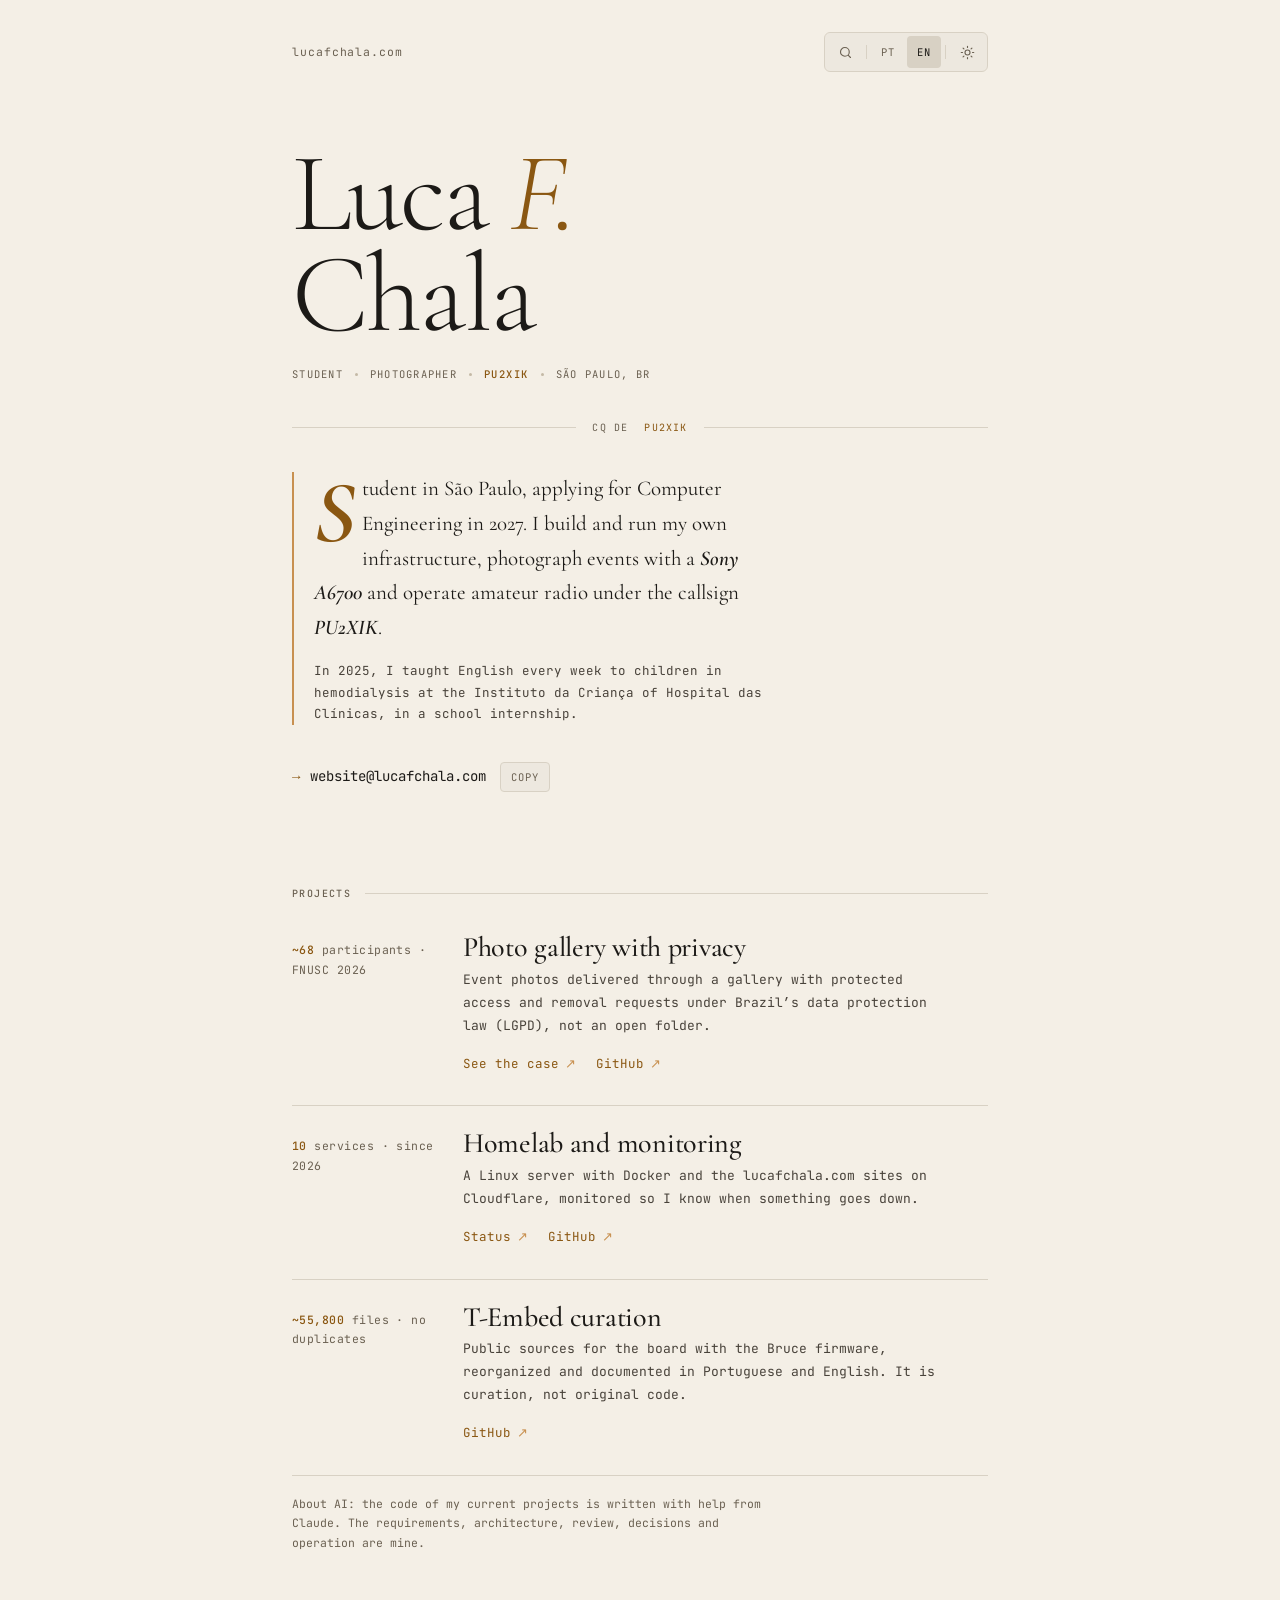
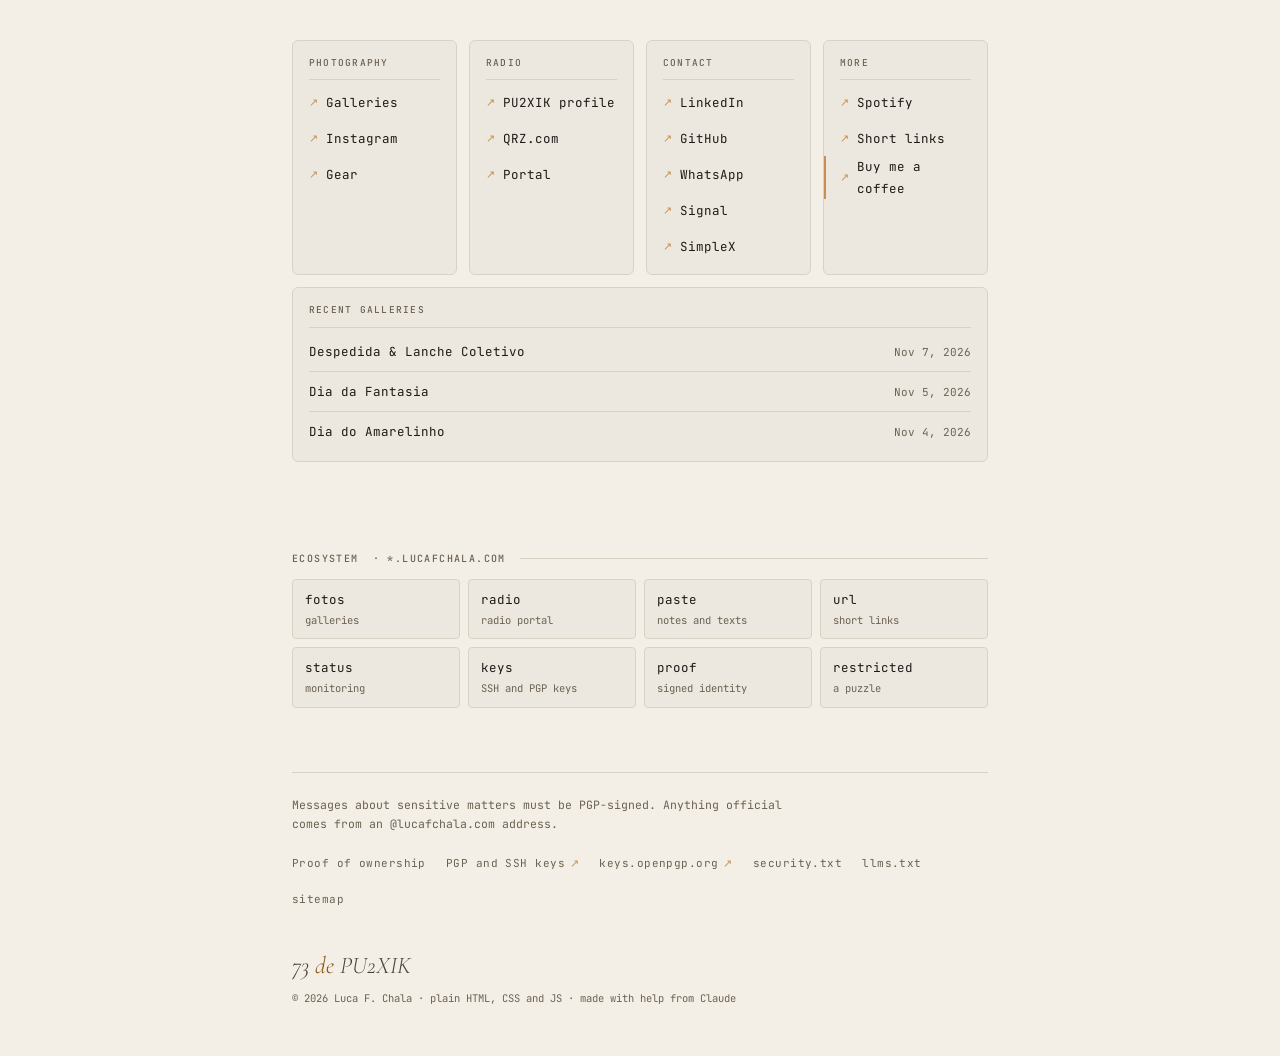
<file: index.html>
<!DOCTYPE html>
<html lang="pt-BR" data-theme="dark" data-lang="pt">

<head>
    <meta charset="UTF-8">
    <meta name="viewport" content="width=device-width, initial-scale=1.0, viewport-fit=cover">

    <title>Luca F. Chala · Estudante, projetos, fotografia e rádio</title>
    <meta name="description" content="Estudante de São Paulo, vestibulando 2027 em Engenharia de Computação. Construo e mantenho a minha própria infraestrutura, fotografo eventos e opero como radioamador (PU2XIK).">
    <meta name="author" content="Luca F. Chala">
    <meta name="robots" content="index, follow, max-image-preview:large, max-snippet:-1, max-video-preview:-1">
    <meta property="og:site_name" content="Luca F. Chala">
    <meta property="og:title" content="Luca F. Chala: projetos, fotografia e rádio">
    <meta property="og:description" content="Estudante de São Paulo, vestibulando 2027 em Engenharia de Computação. Construo e mantenho a minha própria infraestrutura, fotografo eventos e opero como radioamador (PU2XIK).">
    <meta property="og:type" content="profile">
    <meta property="og:url" content="https://lucafchala.com/">
    <meta property="og:image" content="https://lucafchala.com/og.png">
    <meta property="og:image:type" content="image/png">
    <meta property="og:image:width" content="1200">
    <meta property="og:image:height" content="630">
    <meta property="og:image:alt" content="Luca F. Chala. Estudante de São Paulo, vestibulando 2027 em Engenharia de Computação. Projetos, fotografia e rádio (PU2XIK).">
    <meta property="og:locale" content="pt_BR">
    <meta property="og:locale:alternate" content="en_US">
    <meta property="profile:first_name" content="Luca">
    <meta property="profile:last_name" content="Chala">
    <meta name="twitter:card" content="summary_large_image">
    <meta name="twitter:title" content="Luca F. Chala: projetos, fotografia e rádio">
    <meta name="twitter:description" content="Estudante de São Paulo, vestibulando 2027 em Engenharia de Computação. Construo e mantenho a minha própria infraestrutura, fotografo eventos e opero como radioamador (PU2XIK).">
    <meta name="twitter:image" content="https://lucafchala.com/og.png">
    <link rel="canonical" href="https://lucafchala.com/">
    <link rel="me" href="https://proof.lucafchala.com">
    <link rel="me" href="https://github.com/lucafchala">
    <link rel="me" href="https://www.instagram.com/lucafchala">
    <link rel="sitemap" type="application/xml" href="/sitemap.xml">
    <link rel="manifest" href="/manifest.json">
    <link rel="icon" type="image/svg+xml" href="/favicon.svg">
    <link rel="apple-touch-icon" href="/apple-touch-icon.png">
    <meta name="theme-color" content="#0d0c0a">
    <meta name="color-scheme" content="dark light">

    <link rel="preload" as="font" type="font/woff2" href="/fonts/cormorant-garamond-latin.woff2" crossorigin>
    <link rel="preload" as="font" type="font/woff2" href="/fonts/jetbrains-mono-latin.woff2" crossorigin>

    <script type="application/ld+json">
    {
      "@context": "https://schema.org",
      "@graph": [
        {
          "@type": "WebSite",
          "@id": "https://lucafchala.com/#website",
          "url": "https://lucafchala.com/",
          "name": "Luca F. Chala",
          "alternateName": "lucafchala.com",
          "inLanguage": [
            "pt-BR",
            "en"
          ],
          "publisher": {
            "@id": "https://lucafchala.com/#person"
          }
        },
        {
          "@type": "ProfilePage",
          "url": "https://lucafchala.com/",
          "inLanguage": [
            "pt-BR",
            "en"
          ],
          "isPartOf": {
            "@id": "https://lucafchala.com/#website"
          },
          "dateModified": "2026-11-19",
          "mainEntity": {
            "@type": "Person",
            "@id": "https://lucafchala.com/#person",
            "name": "Luca F. Chala",
            "alternateName": [
              "PU2XIK",
              "Luca Ferriani Chala",
              "Luca Chala"
            ],
            "url": "https://lucafchala.com/",
            "image": "https://lucafchala.com/og.png",
            "jobTitle": "Student",
            "description": "Student in São Paulo, Brazil, applying for Computer Engineering in 2027. Builds and runs his own infrastructure, photographs events and operates amateur radio as PU2XIK.",
            "address": {
              "@type": "PostalAddress",
              "addressLocality": "São Paulo",
              "addressCountry": "BR"
            },
            "knowsLanguage": [
              "pt-BR",
              "en"
            ],
            "knowsAbout": [
              "Self-hosting",
              "Web development",
              "Photography",
              "Event photography",
              "Amateur radio",
              "APRS",
              "DMR",
              "Packet radio",
              "Antennas"
            ],
            "sameAs": [
              "https://www.instagram.com/lucafchala",
              "https://github.com/lucafchala",
              "https://www.linkedin.com/in/luca-f-chala-9b9143282",
              "https://open.spotify.com/user/31slhygw6llfhswcz5jsldwzpleq",
              "https://www.qrz.com/db/PU2XIK",
              "https://radio.lucafchala.com/pu2xik/",
              "https://proof.lucafchala.com",
              "https://fotos.lucafchala.com",
              "https://keys.lucafchala.com"
            ]
          }
        }
      ]
    }
    </script>

    <script data-cfasync="false" src="/theme.js"></script>

    <link rel="stylesheet" href="/style.css">
</head>
<body class="h-card">

    <a class="skip" href="#main" data-i18n="skip">Pular para o conteúdo</a>
    <a href="https://lucafchala.com/" class="u-url u-uid" hidden></a>
    <span id="newtab" hidden data-i18n="newtab">(abre em nova aba)</span>

    <div class="morse-overlay" id="morse-overlay" aria-hidden="true">
        <span class="morse-led" id="morse-led"></span>
        <span class="morse-caption">CQ DE PU2XIK</span>
    </div>

    <div class="page">

        <header class="top">
            <a class="brand" href="/" aria-label="Luca F. Chala: início" data-i18n-aria="brand_aria">lucafchala.com</a>
            <div class="controls">
                <button class="ctrl-btn" id="btn-search" type="button" aria-haspopup="dialog" aria-label="Buscar links e ações" data-i18n-aria="search_aria">
                    <svg viewBox="0 0 24 24" fill="none" stroke="currentColor" stroke-width="1.8" stroke-linecap="round" aria-hidden="true"><circle cx="11" cy="11" r="7"/><path d="m20 20-3.5-3.5"/></svg>
                </button>
                <span class="ctrl-sep" aria-hidden="true"></span>
                <div class="ctrl-langs" role="group" aria-label="Idioma / Language">
                    <button class="ctrl-btn" id="btn-pt" type="button" aria-pressed="true" lang="pt-BR">PT</button>
                    <button class="ctrl-btn" id="btn-en" type="button" aria-pressed="false" lang="en">EN</button>
                </div>
                <span class="ctrl-sep" aria-hidden="true"></span>
                <button class="ctrl-btn" id="btn-theme" type="button" aria-label="Alternar tema claro/escuro" data-i18n-aria="theme_aria">
                    <svg class="icon-moon" viewBox="0 0 24 24" fill="none" stroke="currentColor" stroke-width="1.8" stroke-linecap="round" stroke-linejoin="round" aria-hidden="true"><path d="M20 14.5A8 8 0 0 1 9.5 4a8 8 0 1 0 10.5 10.5Z"/></svg>
                    <svg class="icon-sun" viewBox="0 0 24 24" fill="none" stroke="currentColor" stroke-width="1.8" stroke-linecap="round" aria-hidden="true"><circle cx="12" cy="12" r="4"/><path d="M12 2v2M12 20v2M4.9 4.9l1.4 1.4M17.7 17.7l1.4 1.4M2 12h2M20 12h2M4.9 19.1l1.4-1.4M17.7 6.3l1.4-1.4"/></svg>
                </button>
            </div>
        </header>

        <main id="main" tabindex="-1">

            <section class="intro" aria-labelledby="hero-name">
                <h1 class="name p-name" id="hero-name">Luca <em>F.</em><br>Chala</h1>
                <ul class="tagline">
                    <li data-i18n="r_student">Estudante</li>
                    <li data-i18n="r_photo">Fotógrafo</li>
                    <li class="callsign p-nickname">PU2XIK</li>
                    <li data-i18n="r_city">São Paulo, BR</li>
                </ul>

                <div class="rule" aria-hidden="true">CQ DE <span>PU2XIK</span></div>

                <div class="bio-wrap">
                    <p class="bio p-note" data-i18n="bio">Estudante em São Paulo, vestibulando 2027 em Engenharia de Computação. Construo e mantenho a minha própria infraestrutura, fotografo eventos com uma <strong>Sony A6700</strong> e opero rádio sob o indicativo <strong>PU2XIK</strong>.</p>
                    <p class="bio-2" data-i18n="bio_2">Em 2025, dei aulas de inglês toda semana para crianças em hemodiálise no Instituto da Criança do Hospital das Clínicas, em um estágio da escola.</p>
                </div>

                <p class="reach">
                    <a href="#contato" id="email-link" class="u-email"><span class="arr" aria-hidden="true">→</span> <span id="email-text">website [at] lucafchala.com</span></a>
                    <button class="copy needs-js" type="button" id="email-copy" data-i18n="copy">copiar</button>
                </p>
            </section>

            <!-- TODO Luca: FIAP. Você disse que passou em Engenharia de Computação na FIAP para 2027. Só entra no site depois que você confirmar no PR. -->

            <section class="block" id="projetos" aria-labelledby="h-projects">
                <h2 class="label" id="h-projects" data-i18n="h_projects">Projetos</h2>
                <div class="projects">
                    <article class="project" aria-labelledby="pj1">
                        <p class="pj-fig" data-i18n="pj1_f"><strong>~68</strong> participantes · FNUSC 2026</p>
                        <h3 id="pj1" data-i18n="pj1_t">Galeria de fotos com privacidade</h3>
                        <p class="pj-d" data-i18n="pj1_d">Fotos de eventos entregues por uma galeria com acesso protegido e pedido de remoção conforme a LGPD, em vez de uma pasta aberta.</p>
                        <p class="pj-links">
                            <a href="https://fotos.lucafchala.com/fnusc-2026" target="_blank" rel="noopener" aria-describedby="newtab"><span class="t" data-i18n="pj1_l1">Ver o caso</span> <span class="arr-ext" aria-hidden="true">↗</span></a>
                            <a href="https://github.com/lucafchala/fotos" target="_blank" rel="noopener noreferrer" aria-describedby="newtab">GitHub <span class="arr-ext" aria-hidden="true">↗</span></a>
                        </p>
                    </article>
                    <article class="project" aria-labelledby="pj2">
                        <p class="pj-fig" data-i18n="pj2_f"><strong>10</strong> serviços · desde 2026</p>
                        <h3 id="pj2" data-i18n="pj2_t">Homelab e monitoramento</h3>
                        <p class="pj-d" data-i18n="pj2_d">Um servidor Linux com Docker e os sites lucafchala.com na Cloudflare, monitorados para eu saber quando algo cai.</p>
                        <p class="pj-links">
                            <a href="https://status.lucafchala.com" target="_blank" rel="noopener" aria-describedby="newtab"><span class="t" data-i18n="pj2_l1">Status</span> <span class="arr-ext" aria-hidden="true">↗</span></a>
                            <a href="https://github.com/lucafchala/homelab-webssh" target="_blank" rel="noopener noreferrer" aria-describedby="newtab">GitHub <span class="arr-ext" aria-hidden="true">↗</span></a>
                        </p>
                    </article>
                    <article class="project" aria-labelledby="pj3">
                        <p class="pj-fig" data-i18n="pj3_f"><strong>~55.800</strong> arquivos · sem duplicatas</p>
                        <h3 id="pj3" data-i18n="pj3_t">Curadoria para o T-Embed</h3>
                        <p class="pj-d" data-i18n="pj3_d">Fontes públicas para a placa com o firmware Bruce, reorganizadas e documentadas em português e inglês. É curadoria, não código original.</p>
                        <p class="pj-links">
                            <a href="https://github.com/lucafchala/t-embed-cc1101-suite" target="_blank" rel="noopener noreferrer" aria-describedby="newtab">GitHub <span class="arr-ext" aria-hidden="true">↗</span></a>
                        </p>
                    </article>
                </div>
                <p class="ai-note" data-i18n="ai_note">Sobre IA: o código dos meus projetos atuais é escrito com apoio do Claude. Os requisitos, a arquitetura, a revisão, as decisões e a operação são meus.</p>
            </section>

            <!-- The link board: the omg.lol-style heart of the page. -->
            <section class="block" id="links" aria-labelledby="h-links">
                <h2 class="label sr-only" id="h-links" data-i18n="h_links">Links</h2>
                <div class="board">
                    <div class="group" id="fotografia">
                        <h3 data-i18n="h_photo">Fotografia</h3>
                        <ul>
                            <li><a href="https://fotos.lucafchala.com" target="_blank" rel="noopener" aria-describedby="newtab" data-pal-i18n="p_gallery"><span class="arr-ext" aria-hidden="true">↗</span><span class="t" data-i18n="l_fotos">Galerias</span></a></li>
                            <li><a href="https://lucafchala.com/instagram" target="_blank" rel="noopener noreferrer" aria-describedby="newtab"><span class="arr-ext" aria-hidden="true">↗</span><span class="t">Instagram</span></a></li>
                            <li><a href="https://paste.lucafchala.com/camera-gear/" target="_blank" rel="noopener" aria-describedby="newtab"><span class="arr-ext" aria-hidden="true">↗</span><span class="t" data-i18n="gear">Equipamento</span></a></li>
                        </ul>
                    </div>
                    <div class="group" id="radio">
                        <h3 data-i18n="h_radio">Rádio</h3>
                        <ul>
                            <li><a href="https://radio.lucafchala.com/pu2xik/" target="_blank" rel="noopener" aria-describedby="newtab"><span class="arr-ext" aria-hidden="true">↗</span><span class="t" data-i18n="l_profile">Perfil PU2XIK</span></a></li>
                            <li><a href="https://www.qrz.com/db/PU2XIK" target="_blank" rel="noopener noreferrer" aria-describedby="newtab"><span class="arr-ext" aria-hidden="true">↗</span><span class="t">QRZ.com</span></a></li>
                            <li><a href="https://radio.lucafchala.com" target="_blank" rel="noopener" aria-describedby="newtab"><span class="arr-ext" aria-hidden="true">↗</span><span class="t" data-i18n="l_portal">Portal</span></a></li>
                        </ul>
                    </div>
                    <div class="group" id="contato">
                        <h3 data-i18n="h_contact">Contato</h3>
                        <ul>
                            <li><a href="https://lucafchala.com/linkedin" target="_blank" rel="noopener noreferrer" aria-describedby="newtab"><span class="arr-ext" aria-hidden="true">↗</span><span class="t">LinkedIn</span></a></li>
                            <li><a href="https://lucafchala.com/github" target="_blank" rel="noopener noreferrer" aria-describedby="newtab"><span class="arr-ext" aria-hidden="true">↗</span><span class="t">GitHub</span></a></li>
                            <li><a href="https://wa.me/5511989211178" target="_blank" rel="noopener noreferrer" aria-describedby="newtab"><span class="arr-ext" aria-hidden="true">↗</span><span class="t">WhatsApp</span></a></li>
                            <li><a href="https://lucafchala.com/signal" target="_blank" rel="noopener noreferrer" aria-describedby="newtab"><span class="arr-ext" aria-hidden="true">↗</span><span class="t">Signal</span></a></li>
                            <li><a href="https://lucafchala.com/simplex" target="_blank" rel="noopener noreferrer" aria-describedby="newtab"><span class="arr-ext" aria-hidden="true">↗</span><span class="t">SimpleX</span></a></li>
                        </ul>
                    </div>
                    <div class="group">
                        <h3 data-i18n="h_more">Mais</h3>
                        <ul>
                            <li><a href="https://lucafchala.com/spotify" target="_blank" rel="noopener noreferrer" aria-describedby="newtab"><span class="arr-ext" aria-hidden="true">↗</span><span class="t">Spotify</span></a></li>
                            <li><a href="https://url.lucafchala.com" target="_blank" rel="noopener" aria-describedby="newtab"><span class="arr-ext" aria-hidden="true">↗</span><span class="t" data-i18n="l_links">Links curtos</span></a></li>
                            <li><a class="cta-link" href="https://lucafchala.com/buymeacoffee" target="_blank" rel="noopener noreferrer" aria-describedby="newtab"><span class="arr-ext" aria-hidden="true">↗</span><span class="t" data-i18n="coffee">Me pague um café</span></a></li>
                        </ul>
                    </div>

                    <div class="group wide">
                        <h3><span data-i18n="recent">Galerias recentes</span></h3>
                        <ol class="recent">
                            <li><a href="https://fotos.lucafchala.com/despedida-lanche-coletivo" target="_blank" rel="noopener" aria-describedby="newtab"><span class="t">Despedida &amp; Lanche Coletivo</span><time class="fdate" datetime="2026-11-07">7 nov 2026</time></a></li>
                            <li><a href="https://fotos.lucafchala.com/fantasia" target="_blank" rel="noopener" aria-describedby="newtab"><span class="t">Dia da Fantasia</span><time class="fdate" datetime="2026-11-05">5 nov 2026</time></a></li>
                            <li><a href="https://fotos.lucafchala.com/amarelinho" target="_blank" rel="noopener" aria-describedby="newtab"><span class="t">Dia do Amarelinho</span><time class="fdate" datetime="2026-11-04">4 nov 2026</time></a></li>
                        </ol>
                    </div>
                </div>
            </section>

            <!-- Hub of the *.lucafchala.com sites (the June "serviços" row). -->
            <section class="block" id="ecossistema" aria-labelledby="h-eco">
                <h2 class="label" id="h-eco"><span data-i18n="h_eco">Ecossistema</span> · *.lucafchala.com</h2>
                <ul class="services">
                    <li><a href="https://fotos.lucafchala.com" target="_blank" rel="noopener" aria-describedby="newtab"><span class="t">fotos</span><span class="d" data-i18n="e_fotos">galerias</span></a></li>
                    <li><a href="https://radio.lucafchala.com" target="_blank" rel="noopener" aria-describedby="newtab"><span class="t">radio</span><span class="d" data-i18n="e_radio">portal de rádio</span></a></li>
                    <li><a href="https://paste.lucafchala.com" target="_blank" rel="noopener" aria-describedby="newtab"><span class="t">paste</span><span class="d" data-i18n="e_paste">notas e textos</span></a></li>
                    <li><a href="https://url.lucafchala.com" target="_blank" rel="noopener" aria-describedby="newtab"><span class="t">url</span><span class="d" data-i18n="e_url">links curtos</span></a></li>
                    <li><a href="https://status.lucafchala.com" target="_blank" rel="noopener" aria-describedby="newtab"><span class="t">status</span><span class="d" data-i18n="e_status">monitoramento</span></a></li>
                    <li><a href="https://keys.lucafchala.com" target="_blank" rel="noopener" aria-describedby="newtab"><span class="t">keys</span><span class="d" data-i18n="e_keys">chaves SSH e PGP</span></a></li>
                    <li><a href="https://proof.lucafchala.com" target="_blank" rel="noopener" aria-describedby="newtab"><span class="t">proof</span><span class="d" data-i18n="e_proof">identidade assinada</span></a></li>
                    <li><a href="https://restricted.lucafchala.com" target="_blank" rel="noopener" aria-describedby="newtab"><span class="t">restricted</span><span class="d" data-i18n="e_restricted">um enigma</span></a></li>
                </ul>
            </section>
        </main>

        <footer class="foot">
            <p class="verify" data-i18n="verify_note">Mensagens sobre assuntos sensíveis precisam de assinatura PGP. Tudo o que é oficial sai de um endereço @lucafchala.com.</p>
            <ul class="foot-links">
                <li><a href="https://proof.lucafchala.com" target="_blank" rel="noopener"><span data-i18n="f_proof">Prova de propriedade</span></a></li>
                <li><a class="u-key" href="https://keys.lucafchala.com" target="_blank" rel="noopener"><span data-i18n="f_keys">Chaves PGP e SSH</span> <span class="arr-ext" aria-hidden="true">↗</span></a></li>
                <li><a href="https://keys.openpgp.org/vks/v1/by-fingerprint/48E73F6FA2871E7B86EFEA648EC4329A369B7B33" target="_blank" rel="noopener noreferrer">keys.openpgp.org <span class="arr-ext" aria-hidden="true">↗</span></a></li>
                <li><a href="/.well-known/security.txt">security.txt</a></li>
                <li><a href="/llms.txt">llms.txt</a></li>
                <li><a href="/sitemap.xml">sitemap</a></li>
            </ul>
            <p class="sign">73 <em>de</em> PU2XIK</p>
            <p class="foot-meta">© 2026 Luca F. Chala · <span data-i18n="madewith">HTML, CSS e JS puros · feito com ajuda do Claude</span></p>
        </footer>
    </div>

    <dialog class="palette" id="palette" aria-label="Buscar" data-i18n-aria="search_title">
        <div class="pal-head">
            <svg viewBox="0 0 24 24" fill="none" stroke="currentColor" stroke-width="2" stroke-linecap="round" aria-hidden="true"><circle cx="11" cy="11" r="7"/><path d="m20 20-3.5-3.5"/></svg>
            <input class="pal-input" id="pal-input" type="text" enterkeyhint="go" role="combobox" aria-expanded="true" aria-controls="pal-list" aria-autocomplete="list" autocomplete="off" spellcheck="false" placeholder="Buscar links e ações…">
            <span class="kbd" aria-hidden="true">esc</span>
        </div>
        <ul class="pal-list" id="pal-list" role="listbox" aria-label="Resultados" data-i18n-aria="p_results"></ul>
        <div class="pal-foot" aria-hidden="true"><span><kbd>↑</kbd><kbd>↓</kbd> <span data-i18n="p_nav">navegar</span></span><span><kbd>↵</kbd> <span data-i18n="p_open">abrir</span></span></div>
    </dialog>

    <div class="toast" id="toast" role="status" aria-live="polite"></div>

    <script data-cfasync="false" src="/app.js"></script>
    <!-- Cloudflare Web Analytics, manual snippet (home only; lucafchala.com#18). The token is public by design. -->
    <!-- Aviso de lançamento de álbum (faixa no topo). Só desenha algo quando há
         álbum lançado em fotos.lucafchala.com; antes disso, não faz nada. -->
    <script async data-cfasync="false" src="https://fotos.lucafchala.com/destaque.js"></script>
    <script defer data-cfasync="false" src="https://static.cloudflareinsights.com/beacon.min.js" data-cf-beacon='{"token": "1c40e10f97754404bf84c79d80d41024"}'></script>

</body>
</html>
</file>
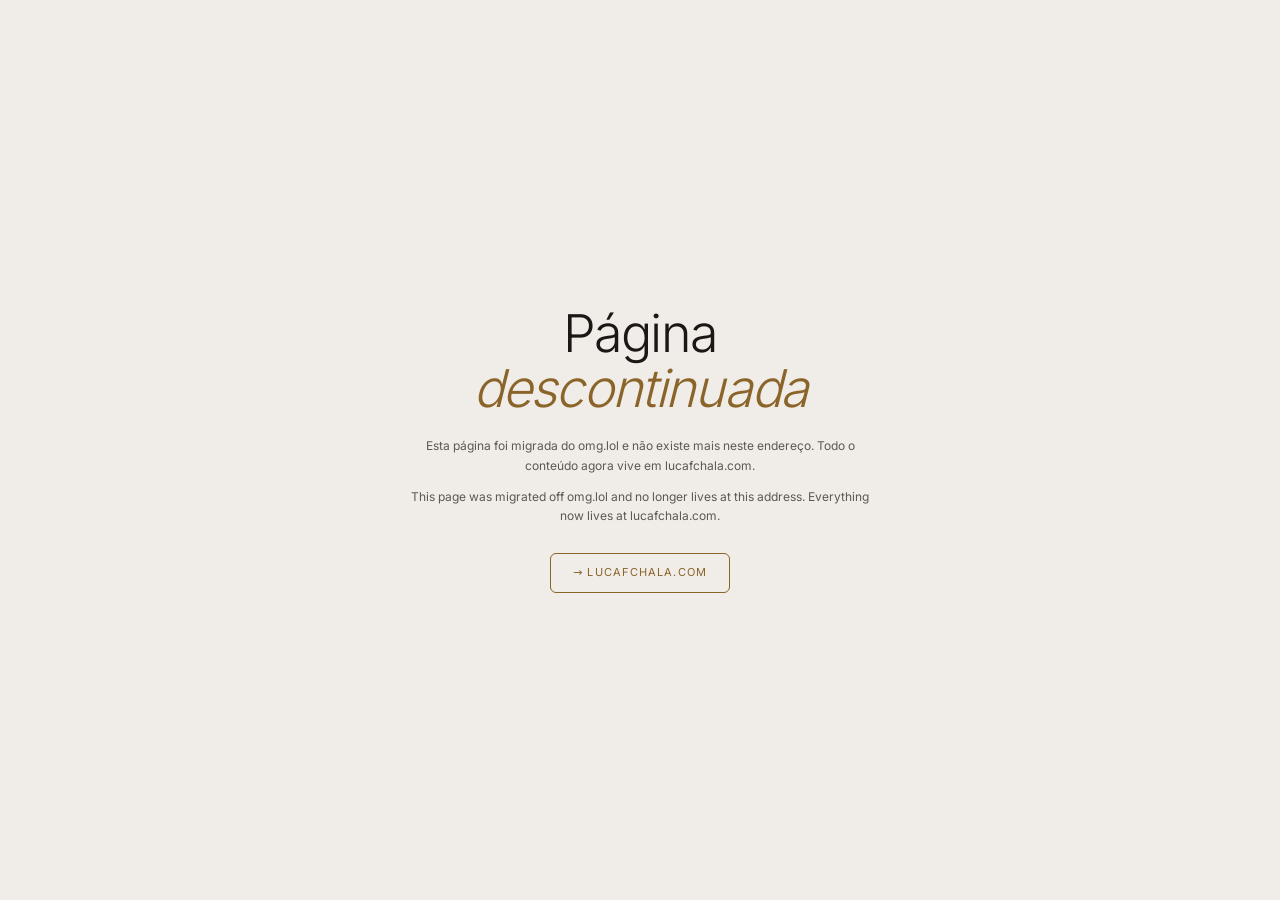
<file: transferring.html>
<!DOCTYPE html>
<html lang="pt-BR" data-theme="dark">
<head>
<meta charset="UTF-8">
<meta name="viewport" content="width=device-width, initial-scale=1.0">
<title>Página descontinuada — lucafchala.com</title>
<meta name="robots" content="noindex">
<meta name="theme-color" content="#0a0a0a">
<meta name="color-scheme" content="dark light">
<link rel="icon" type="image/svg+xml" href="/favicon.svg">
<script data-cfasync="false" src="/theme.js"></script>
<link rel="stylesheet" href="/notice.css">
</head>
<body>
<main class="notice">
  <h1>Página <em>descontinuada</em></h1>
  <p>Esta página foi migrada do omg.lol e não existe mais neste endereço. Todo o conteúdo agora vive em lucafchala.com.</p>
  <p lang="en">This page was migrated off omg.lol and no longer lives at this address. Everything now lives at lucafchala.com.</p>
  <a class="go" href="https://lucafchala.com">→ lucafchala.com</a>
</main>
</body>
</html>
</file>
<file: style.css>
/* The omg.lol-era look, brought back and tidied: Cormorant Garamond for the
   name, the bio and project titles; JetBrains Mono for everything else; warm
   ink on near-black (or paper in light mode); a board of link groups.
   Phone first: the base rules are the 360–430 px layout, the media queries
   at the bottom only add columns. No grain, no gradients, no glows. */
@font-face {
    font-family: 'Cormorant Garamond';
    font-style: normal;
    font-weight: 300 700;
    font-display: swap;
    src: url('/fonts/cormorant-garamond-latin.woff2') format('woff2');
    unicode-range: U+0000-00FF, U+0131, U+0152-0153, U+02BB-02BC, U+02C6, U+02DA, U+02DC, U+0304, U+0308, U+0329, U+2000-206F, U+20AC, U+2122, U+2191, U+2193, U+2212, U+2215, U+FEFF, U+FFFD;
}
@font-face {
    font-family: 'Cormorant Garamond';
    font-style: italic;
    font-weight: 300 700;
    font-display: swap;
    src: url('/fonts/cormorant-garamond-italic-latin.woff2') format('woff2');
    unicode-range: U+0000-00FF, U+0131, U+0152-0153, U+02BB-02BC, U+02C6, U+02DA, U+02DC, U+0304, U+0308, U+0329, U+2000-206F, U+20AC, U+2122, U+2191, U+2193, U+2212, U+2215, U+FEFF, U+FFFD;
}
@font-face {
    font-family: 'JetBrains Mono';
    font-style: normal;
    font-weight: 100 800;
    font-display: swap;
    src: url('/fonts/jetbrains-mono-latin.woff2') format('woff2');
    unicode-range: U+0000-00FF, U+0131, U+0152-0153, U+02BB-02BC, U+02C6, U+02DA, U+02DC, U+0304, U+0308, U+0329, U+2000-206F, U+20AC, U+2122, U+2191, U+2193, U+2212, U+2215, U+FEFF, U+FFFD;
}

*, *::before, *::after { box-sizing: border-box; margin: 0; padding: 0; }

/* ── Tokens: the ecosystem's shared palette (README → Design system → Color
   tokens), the same values dash, url, paste, keys, proof, pays and status use. ── */
:root {
    --bg:            #0d0c0a;
    --surface:       #161412;
    --border:        #252220;
    --border-strong: #3a342d;
    --text:          #e6e1d6;
    --text-2:        #b9b1a3;
    --muted:         #948a7c;
    --faint:         #6a6358;
    --accent:        #c08030;
    --accent-hover:  #d4913c;
    --accent-dim:    #6a4818;
    --on-accent:     #0d0c0a;

    --serif: 'Cormorant Garamond', Georgia, 'Times New Roman', serif;
    --mono:  'JetBrains Mono', ui-monospace, 'SF Mono', Menlo, Consolas, monospace;
    --font:  var(--mono);
    --radius: 6px;
    --dim: var(--muted);
    --ease: cubic-bezier(0.16, 1, 0.3, 1);
    color-scheme: dark;
}

[data-theme="light"] {
    --bg:            #f4efe6;
    --surface:       #ede8df;
    --border:        #d8d1c4;
    --border-strong: #c4b9a6;
    --text:          #1c1a17;
    --text-2:        #48423a;
    --muted:         #6b6152;
    --faint:         #9a8f80;
    --accent:        #8a5712;
    --accent-hover:  #a06820;
    --accent-dim:    #c89050;
    --on-accent:     #f4efe6;
    color-scheme: light;
}

html {
    background: var(--bg);
    color: var(--text);
    font-family: var(--mono);
    font-size: 14px;
    line-height: 1.7;
    -webkit-font-smoothing: antialiased;
    -webkit-text-size-adjust: 100%;
    text-size-adjust: 100%;
    scroll-behavior: smooth;
}
body { min-height: 100dvh; background: var(--bg); overflow-x: hidden; }
::selection { background: var(--accent); color: var(--on-accent); }
a { color: inherit; }
.sr-only { position: absolute; width: 1px; height: 1px; padding: 0; margin: -1px; overflow: hidden; clip: rect(0, 0, 0, 0); white-space: nowrap; border: 0; }
html:not(.js) .needs-js { display: none; }

.skip { position: absolute; left: 12px; top: -60px; z-index: 100; background: var(--accent); color: var(--on-accent); padding: 8px 14px; border-radius: 4px; font-size: 12px; text-decoration: none; transition: top 0.15s; }
.skip:focus { top: 12px; }

.page {
    max-width: 760px;
    margin: 0 auto;
    padding: 20px max(22px, env(safe-area-inset-right)) calc(48px + env(safe-area-inset-bottom)) max(22px, env(safe-area-inset-left));
}

/* One entrance for the whole page: header, content, footer rise in turn. */
.page > * { animation: rise 0.8s var(--ease) both; }
.page > main { animation-delay: 0.08s; }
.page > .foot { animation-delay: 0.16s; }
@keyframes rise { from { opacity: 0; transform: translateY(12px); } to { opacity: 1; transform: none; } }

/* ── Top row ── */
.top { display: flex; align-items: center; justify-content: space-between; gap: 12px; margin-bottom: 48px; }
.brand { font-size: 11.5px; letter-spacing: 0.08em; color: var(--muted); text-decoration: none; transition: color 0.15s; }
.brand:hover { color: var(--accent); }

.controls { display: flex; align-items: center; gap: 2px; background: var(--surface); border: 1px solid var(--border); border-radius: var(--radius); padding: 3px; }
.ctrl-langs { display: flex; gap: 2px; }
.ctrl-btn {
    display: inline-flex; align-items: center; justify-content: center;
    min-width: 34px; height: 32px; padding: 0 8px;
    background: none; border: 0; border-radius: 4px;
    color: var(--muted); font: 400 10.5px/1 var(--mono); letter-spacing: 0.09em; text-transform: uppercase;
    cursor: pointer; transition: color 0.15s, background-color 0.15s;
}
.ctrl-btn:hover { color: var(--accent); }
.ctrl-btn[aria-pressed="true"] { color: var(--text); background: var(--border); }
.ctrl-btn svg { width: 15px; height: 15px; }
.ctrl-btn .icon-sun { display: none; }
[data-theme="light"] .ctrl-btn .icon-sun { display: block; }
[data-theme="light"] .ctrl-btn .icon-moon { display: none; }
.ctrl-sep { width: 1px; height: 14px; background: var(--border); margin: 0 2px; }
html:not(.js) #btn-search, html:not(.js) #btn-search + .ctrl-sep { display: none; }
.kbd, kbd { font: 500 10.5px/1.4 var(--mono); color: var(--muted); border: 1px solid var(--border-strong); border-radius: 4px; padding: 0 5px; background: var(--bg); }

/* ── Intro ── */
.name {
    font-family: var(--serif);
    font-size: clamp(64px, 19vw, 112px);
    font-weight: 300;
    line-height: 0.9;
    letter-spacing: -0.025em;
    margin-bottom: 20px;
    -webkit-tap-highlight-color: transparent;
    user-select: none;
}
.name em { font-style: italic; color: var(--accent); }

.tagline { list-style: none; display: flex; flex-wrap: wrap; align-items: center; gap: 6px 12px; font-size: 10.5px; letter-spacing: 0.12em; text-transform: uppercase; color: var(--muted); }
.tagline li + li::before { content: ''; display: inline-block; width: 3px; height: 3px; margin-right: 12px; border-radius: 50%; background: var(--border-strong); vertical-align: middle; }
.callsign { color: var(--accent); font-weight: 500; letter-spacing: 0.14em; -webkit-tap-highlight-color: transparent; user-select: none; }

.rule { display: flex; align-items: center; gap: 16px; margin: 36px 0; font-size: 10px; letter-spacing: 0.12em; color: var(--muted); }
.rule::before, .rule::after { content: ''; flex: 1; height: 1px; background: var(--border); }
.rule span { color: var(--accent); }

.bio-wrap { max-width: 34em; border-left: 2px solid var(--accent-dim); padding-left: 20px; }
.bio {
    font-family: var(--serif);
    font-size: 21px;
    font-weight: 400;
    line-height: 1.65;
    color: var(--text);
    font-feature-settings: "liga" 1, "kern" 1, "onum" 1;
}
.bio::first-letter {
    float: left;
    font-size: 4.2em;
    font-weight: 600;
    font-style: italic;
    line-height: 0.8;
    margin: 0.06em 0.08em 0 0;
    color: var(--accent);
}
.bio strong { font-weight: 600; font-style: italic; }
.bio-2 { margin-top: 14px; font-size: 12.5px; line-height: 1.75; color: var(--text-2); }

.reach { display: flex; flex-wrap: wrap; align-items: center; gap: 8px 14px; margin-top: 32px; }
.reach a { display: inline-flex; align-items: center; gap: 10px; min-height: 40px; font-size: 14px; text-decoration: none; overflow-wrap: anywhere; transition: color 0.15s; }
.reach a:hover { color: var(--accent); }
.reach .arr { color: var(--accent); }
.copy { height: 30px; padding: 0 10px; border: 1px solid var(--border); border-radius: 4px; background: var(--surface); color: var(--muted); font: 400 10.5px/1 var(--mono); letter-spacing: 0.09em; text-transform: uppercase; cursor: pointer; transition: color 0.15s, border-color 0.15s; }
.copy:hover { color: var(--accent); border-color: var(--accent-dim); }

/* ── Blocks ── */
.block { margin-top: 64px; }
.label { display: flex; align-items: center; gap: 14px; margin-bottom: 8px; font-size: 10px; font-weight: 500; letter-spacing: 0.14em; text-transform: uppercase; color: var(--muted); }
.label::after { content: ''; flex: 1; height: 1px; background: var(--border); }

.arr, .arr-ext { display: inline-block; color: var(--accent-dim); transition: color 0.15s, transform 0.2s var(--ease); }
a:hover .arr-ext { color: var(--accent); transform: translate(2px, -2px); }
a:hover .arr { transform: translateX(3px); }

/* Projects: an editorial list, not cards */
.project { display: grid; gap: 6px; padding: 22px 0; border-bottom: 1px solid var(--border); }
.pj-fig { font-size: 11.5px; letter-spacing: 0.04em; color: var(--muted); }
.pj-fig strong { font-weight: 500; color: var(--accent); font-variant-numeric: tabular-nums; }
.project h3 { font-family: var(--serif); font-size: 28px; font-weight: 500; line-height: 1.1; letter-spacing: -0.01em; }
.pj-d { max-width: 38em; font-size: 13px; line-height: 1.75; color: var(--text-2); }
.pj-links { display: flex; flex-wrap: wrap; gap: 0 20px; }
.pj-links a { display: inline-flex; align-items: center; gap: 6px; min-height: 40px; font-size: 12.5px; color: var(--accent); text-decoration: none; }
.pj-links a:hover { color: var(--accent-hover); }
.ai-note { margin-top: 18px; max-width: 42em; font-size: 11.5px; line-height: 1.7; color: var(--muted); }

/* The link board */
.board { display: grid; grid-template-columns: repeat(2, minmax(0, 1fr)); gap: 12px; }
.group { background: var(--surface); border: 1px solid var(--border); border-radius: var(--radius); padding: 14px 16px 10px; transition: border-color 0.2s; }
.group:hover { border-color: var(--border-strong); }
.group h3 { font-size: 9.5px; font-weight: 500; letter-spacing: 0.13em; text-transform: uppercase; color: var(--muted); padding-bottom: 8px; margin-bottom: 4px; border-bottom: 1px solid var(--border); }
.group ul, .group ol { list-style: none; }
.group ul a { display: flex; align-items: center; gap: 8px; min-height: 36px; font-size: 12.5px; text-decoration: none; transition: color 0.15s; }
.group ul a:hover { color: var(--accent); }
.group ul .arr-ext { font-size: 11px; }
.group .cta-link { margin-left: -16px; padding-left: 14px; border-left: 2px solid var(--accent-dim); }
.group .cta-link:hover { border-left-color: var(--accent); }
.group.wide { grid-column: 1 / -1; }

.recent a { display: flex; justify-content: space-between; align-items: baseline; gap: 12px; padding: 9px 0; text-decoration: none; transition: color 0.15s; }
.recent li + li { border-top: 1px solid var(--border); }
.recent a:hover { color: var(--accent); }
.recent .t { min-width: 0; font-size: 12.5px; }
.recent time { flex-shrink: 0; font-size: 11px; color: var(--muted); font-variant-numeric: tabular-nums; }

/* The ecosystem row: the hub of *.lucafchala.com */
.services { list-style: none; display: grid; grid-template-columns: repeat(2, minmax(0, 1fr)); gap: 8px; margin-top: 12px; }
.services a { display: flex; flex-direction: column; gap: 1px; min-height: 52px; padding: 9px 12px; background: var(--surface); border: 1px solid var(--border); border-radius: 4px; text-decoration: none; transition: border-color 0.2s, color 0.15s; }
.services a:hover { border-color: var(--accent-dim); }
.services .t { font-size: 12.5px; color: var(--text); }
.services .d { font-size: 10.5px; color: var(--muted); }
.services a:hover .t { color: var(--accent); }

/* ── Footer ── */
.foot { margin-top: 64px; padding-top: 22px; border-top: 1px solid var(--border); }
.verify { max-width: 44em; font-size: 11.5px; line-height: 1.7; color: var(--muted); }
.foot-links { list-style: none; display: flex; flex-wrap: wrap; gap: 0 20px; margin-top: 12px; }
.foot-links a { position: relative; display: inline-flex; align-items: center; gap: 5px; min-height: 36px; font-size: 11px; letter-spacing: 0.04em; color: var(--muted); text-decoration: none; transition: color 0.15s; }
.foot-links a:hover { color: var(--accent); }
.sign { margin-top: 28px; font-family: var(--serif); font-size: 24px; font-weight: 300; font-style: italic; color: var(--text-2); }
.sign em { color: var(--accent); }
.foot-meta { margin-top: 4px; font-size: 10.5px; color: var(--muted); }

/* ── Command palette ── */
.palette { margin: 10vh auto auto; width: min(560px, calc(100vw - 24px)); max-height: min(560px, 76vh); border: 1px solid var(--border-strong); border-radius: 14px; background: var(--bg); color: var(--text); box-shadow: 0 24px 64px -16px rgba(0, 0, 0, 0.5); padding: 0; overflow: hidden; }
.palette[open] { display: flex; flex-direction: column; }
.palette::backdrop { background: rgba(0, 0, 0, 0.6); -webkit-backdrop-filter: blur(3px); backdrop-filter: blur(3px); }
.pal-head { display: flex; align-items: center; gap: 10px; padding: 0 16px; border-bottom: 1px solid var(--border); }
.pal-head svg { width: 16px; height: 16px; color: var(--muted); flex-shrink: 0; }
.pal-input { flex: 1; height: 54px; border: 0; outline: 0; background: transparent; color: var(--text); font: 400 16px var(--font); }
.pal-input::placeholder { color: var(--faint); }
.pal-list { list-style: none; overflow-y: auto; padding: 6px; overscroll-behavior: contain; }
.pal-group { font-size: 11px; font-weight: 500; letter-spacing: 0.14em; text-transform: uppercase; color: var(--dim); padding: 10px 10px 4px; }
.pal-item { display: flex; align-items: center; justify-content: space-between; gap: 12px; padding: 10px; border-radius: 8px; font-size: 14.5px; cursor: pointer; }
.pal-item small { color: var(--muted); font-size: 12px; white-space: nowrap; overflow: hidden; text-overflow: ellipsis; max-width: 55%; }
.pal-item[aria-selected="true"] { background: var(--surface); box-shadow: inset 2px 0 0 var(--accent); }
.pal-item[aria-selected="true"] small { color: var(--accent); }
.pal-empty { padding: 22px 10px; color: var(--muted); font-size: 14px; text-align: center; }
.pal-foot { display: none; gap: 14px; padding: 9px 16px; border-top: 1px solid var(--border); font-size: 12px; color: var(--muted); }

/* ── Toast ── */
.toast { position: fixed; left: 50%; bottom: calc(24px + env(safe-area-inset-bottom)); transform: translate(-50%, 8px); z-index: 70; background: var(--text); color: var(--bg); font-size: 13px; font-weight: 500; padding: 10px 16px; border-radius: 8px; opacity: 0; pointer-events: none; transition: opacity 0.2s var(--ease), transform 0.2s var(--ease); }
.toast.show { opacity: 1; transform: translate(-50%, 0); }

/* ── Focus ── */
main:focus { outline: none; }
:focus-visible { outline: 2px solid var(--accent); outline-offset: 2px; border-radius: 6px; }

/* ── Wider screens ── */
@media (min-width: 640px) {
    .page { padding-top: 32px; padding-left: 32px; padding-right: 32px; }
    .top { margin-bottom: 72px; }
    .services { grid-template-columns: repeat(4, minmax(0, 1fr)); }
    .pal-foot { display: flex; }
}
@media (min-width: 720px) {
    .board { grid-template-columns: repeat(4, minmax(0, 1fr)); }
    .block { margin-top: 88px; }
    /* The figure moves into a left column, like a margin note. */
    .project { grid-template-columns: 10.5rem minmax(0, 1fr); column-gap: 24px; }
    .project .pj-fig { grid-column: 1; grid-row: 1 / span 3; padding-top: 8px; }
    .project > :not(.pj-fig) { grid-column: 2; }
}

/* ── Motion ── */
@media (prefers-reduced-motion: reduce) {
    html { scroll-behavior: auto; }
    *, *::before, *::after { animation-duration: 0.01ms !important; animation-iteration-count: 1 !important; transition-duration: 0.01ms !important; }
}

/* ── Print ── */
@media print {
    :root, [data-theme="light"] { --bg: #fff; --surface: #fff; --text: #000; --text-2: #222; --muted: #444; --accent: #6a4818; --border: #ccc; }
    .top .controls, .palette, .toast, .needs-js, .skip { display: none !important; }
    .page > * { animation: none; }
    .group, .project { break-inside: avoid; }
    a[href^="http"]::after { content: " (" attr(href) ")"; font-size: 9px; color: #666; }
}

/* ── Hidden: radio sweep (hold the callsign) ── */
body.radio-sweep::after {
    content: '';
    position: fixed;
    left: 0;
    right: 0;
    top: -12%;
    height: 14%;
    background: linear-gradient(180deg, transparent, rgba(192, 160, 96, 0.3), transparent);
    z-index: 58;
    pointer-events: none;
    animation: sweep-down 2.2s ease-in-out;
}
@keyframes sweep-down {
    0%   { top: -14%; opacity: 0; }
    10%  { opacity: 1; }
    90%  { opacity: 1; }
    100% { top: 100%; opacity: 0; }
}

/* ── Hidden: Morse flash (five quick taps on the name) ── */
.morse-overlay {
    position: fixed;
    inset: 0;
    display: flex;
    flex-direction: column;
    align-items: center;
    justify-content: center;
    gap: 16px;
    z-index: 58;
    pointer-events: none;
    opacity: 0;
    transition: opacity 0.35s ease;
}
.morse-overlay.visible { opacity: 1; }
.morse-led {
    width: 13px;
    height: 13px;
    border-radius: 50%;
    background: var(--accent);
    opacity: 0.12;
    box-shadow: 0 0 0 rgba(192, 160, 96, 0);
    transition: opacity 0.06s linear, box-shadow 0.06s linear;
}
.morse-led.on {
    opacity: 1;
    box-shadow: 0 0 20px 5px var(--accent-dim);
}
.morse-caption {
    font-size: 11px;
    letter-spacing: 0.2em;
    text-transform: uppercase;
    color: var(--muted);
}
</file>
<file: notice.css>
/* Shared by the small notice pages (transferring.html, status/index.html).
   Same fonts and tokens as style.css, so they follow the design system and the
   shared lf_theme choice instead of a hard-coded dark palette. */
@font-face { font-family: 'Inter'; font-style: normal; font-weight: 100 900; font-display: swap; src: url('/fonts/inter-latin-wght-normal.woff2') format('woff2'); unicode-range: U+0000-00FF, U+0131, U+0152-0153, U+02BB-02BC, U+02C6, U+02DA, U+02DC, U+0304, U+0308, U+0329, U+2000-206F, U+20AC, U+2122, U+2191, U+2193, U+2212, U+2215, U+FEFF, U+FFFD; }

@font-face {
    font-family: 'JetBrains Mono';
    font-style: normal;
    font-weight: 300 500;
    font-display: swap;
    src: url('/fonts/jetbrains-mono-latin.woff2') format('woff2');
}

*, *::before, *::after { box-sizing: border-box; margin: 0; padding: 0; }

:root {
    --bg: #0a0a0a;
    --text: #f0ebe5;
    --muted: #9a948c;
    --accent: #c0a060;
    --on-accent: #0a0a0a;
    color-scheme: dark;
}
[data-theme="light"] {
    --bg: #f0ece8;
    --text: #1a1715;
    --muted: #5f5852;
    --accent: #8a6428;
    --on-accent: #f0ece8;
    color-scheme: light;
}

body {
    background: var(--bg);
    color: var(--text);
    font-family: 'Inter', system-ui, -apple-system, 'Segoe UI', Roboto, sans-serif;
    font-size: 15px;
    line-height: 1.6;
    min-height: 100vh;
    display: flex;
    align-items: center;
    justify-content: center;
    padding: 40px 24px;
    text-align: center;
}
.notice { max-width: 480px; animation: rise 0.8s cubic-bezier(0.16, 1, 0.3, 1) both; }
h1 {
    font-family: 'Inter', system-ui, -apple-system, 'Segoe UI', Roboto, sans-serif;
    font-weight: 300;
    font-size: clamp(34px, 8vw, 52px);
    line-height: 1.05;
    letter-spacing: -0.035em;
    margin-bottom: 20px;
}
h1 em { font-style: italic; color: var(--accent); }
p { font-size: 12px; color: var(--muted); margin-bottom: 12px; }
a { color: var(--accent); text-decoration: none; }
a:hover { text-decoration: underline; }
a:focus-visible { outline: 2px solid var(--accent); outline-offset: 3px; border-radius: 6px; }
.go {
    display: inline-block;
    margin-top: 16px;
    font-size: 11px;
    letter-spacing: 0.1em;
    text-transform: uppercase;
    border: 1px solid var(--accent);
    border-radius: 6px;
    padding: 10px 22px;
}
.go:hover { background: var(--accent); color: var(--on-accent); text-decoration: none; }
.back { display: block; margin-top: 28px; font-size: 11px; }
.back a { color: var(--muted); }
.back a:hover { color: var(--accent); }

@keyframes rise { from { opacity: 0; transform: translateY(16px); } to { opacity: 1; transform: none; } }
@media (prefers-reduced-motion: reduce) { .notice { animation: none; } }
</file>
